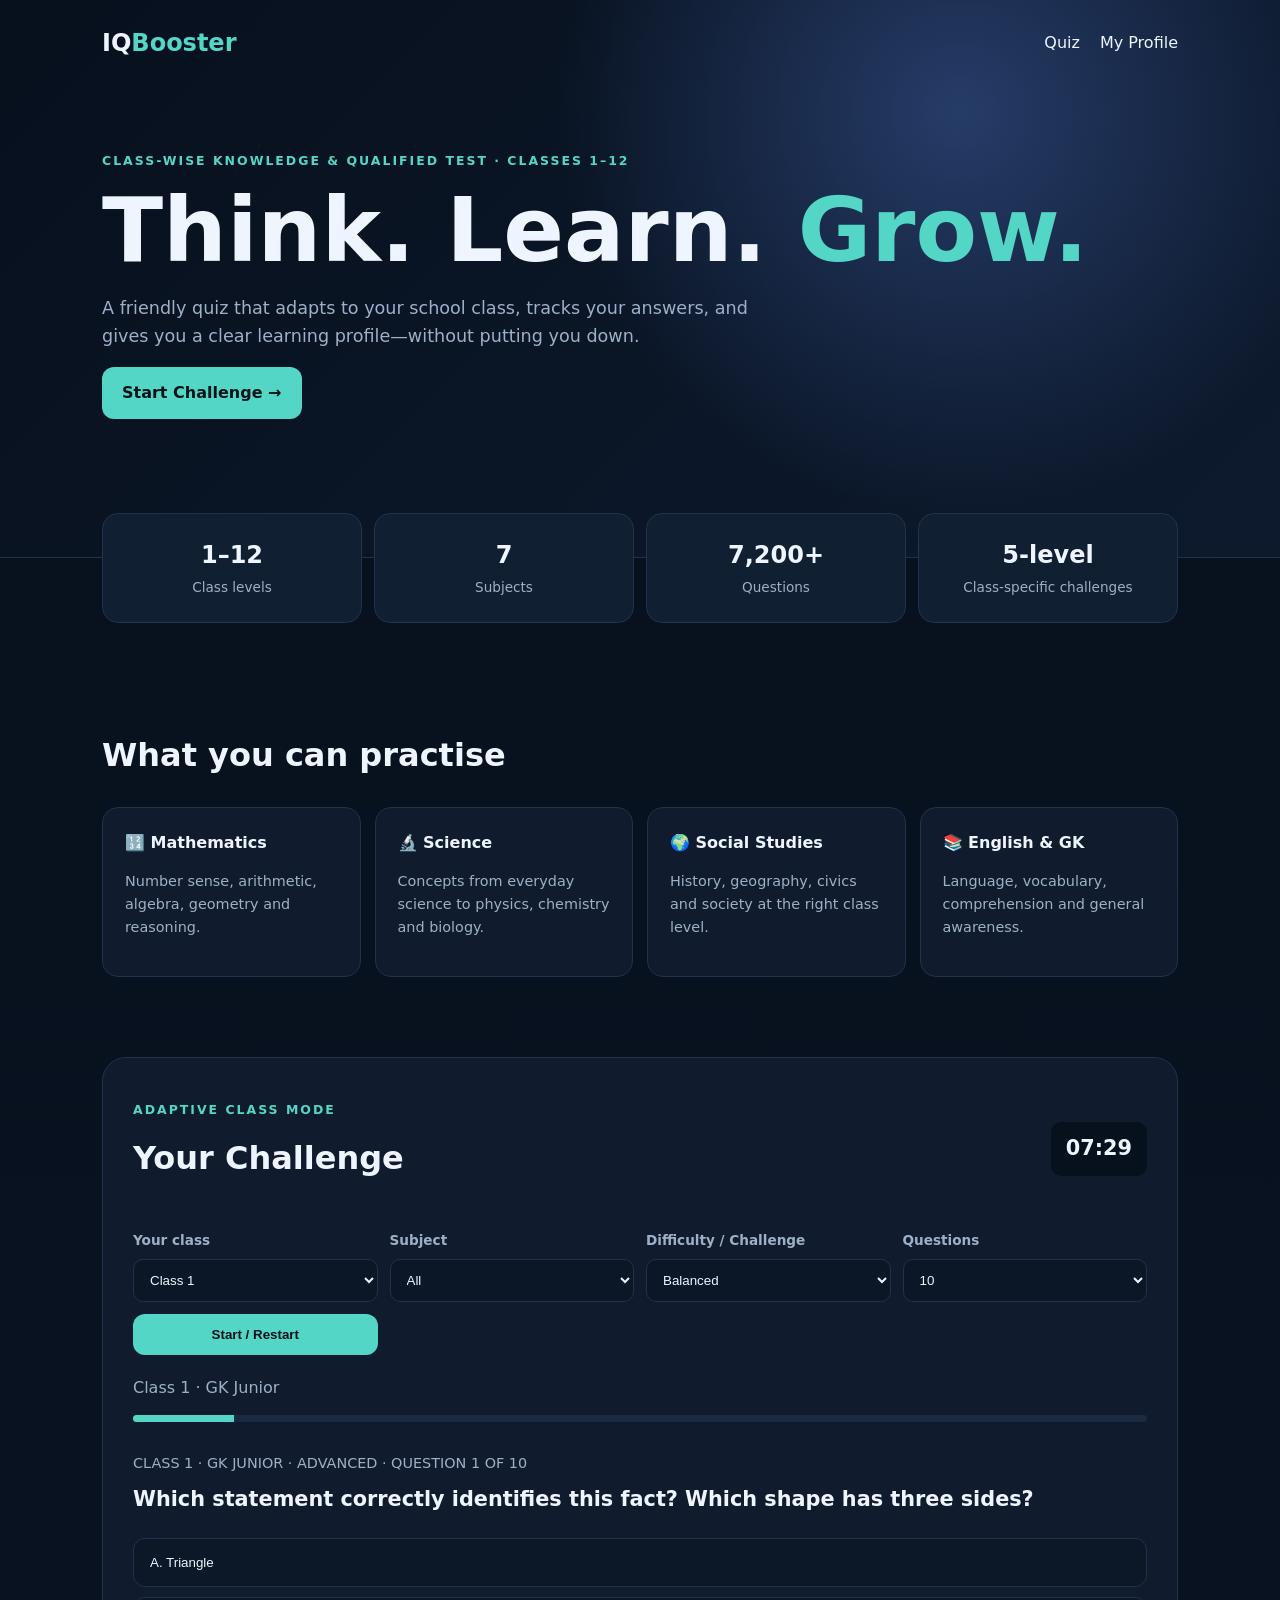
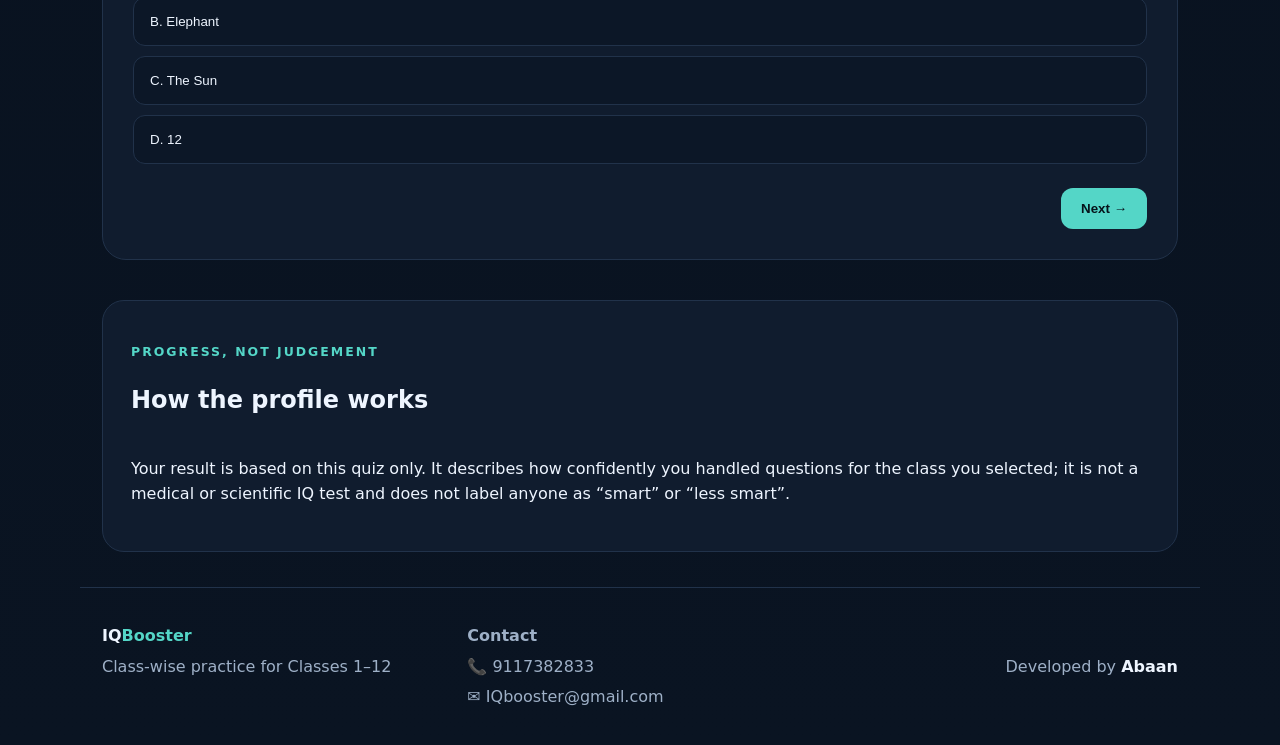
<file: index.html>
<!DOCTYPE html>
<html lang="en">
<head>
<meta charset="UTF-8"><meta name="viewport" content="width=device-width,initial-scale=1">
<title>IQBooster | Class-wise Knowledge Challenge</title><link rel="stylesheet" href="style.css">
<style>.answer-note{margin:12px 0 0;opacity:.75;font-size:.9rem}.option.selected{outline:2px solid #00ffcc;transform:translateY(-1px)}</style></head>
<body>
<header class="hero">
<nav><div class="brand">IQ<span>Booster</span></div><div class="navlinks"><a href="#quiz">Quiz</a><a href="#profile">My Profile</a></div></nav>
<div class="hero-content">
<p class="eyebrow">CLASS-WISE KNOWLEDGE & QUALIFIED TEST · CLASSES 1–12</p>
<h1>Think. Learn. <span>Grow.</span></h1>
<p>A friendly quiz that adapts to your school class, tracks your answers, and gives you a clear learning profile—without putting you down.</p>
<a class="primary" href="#quiz">Start Challenge →</a>
</div></header>
<main>
<section class="scroll-hero" id="scrollHero">
<div class="scroll-hero-image"></div><div><p class="eyebrow">IQBOOSTER</p><h2>Make every answer count.</h2><p>Practice by class, subject and challenge level.</p><a class="primary" href="#quiz">Take a Quiz →</a></div>
</section>
<section class="stats"><div><b>1–12</b><span>Class levels</span></div><div><b>7</b><span>Subjects</span></div><div><b>7,200+</b><span>Questions</span></div><div><b>5-level</b><span>Class-specific challenges</span></div></section>
<section class="topics"><h2>What you can practise</h2><div class="cards">
<article><b>🔢 Mathematics</b><p>Number sense, arithmetic, algebra, geometry and reasoning.</p></article>
<article><b>🔬 Science</b><p>Concepts from everyday science to physics, chemistry and biology.</p></article>
<article><b>🌍 Social Studies</b><p>History, geography, civics and society at the right class level.</p></article>
<article><b>📚 English & GK</b><p>Language, vocabulary, comprehension and general awareness.</p></article>
</div></section>
<section id="quiz" class="quiz-section">
<div class="quiz-head"><div><p class="eyebrow">ADAPTIVE CLASS MODE</p><h2>Your Challenge</h2></div><div class="timer" id="timer">10:00</div></div>
<div class="setup">
<label>Your class<select id="grade"><option value="1">Class 1</option><option value="2">Class 2</option><option value="3">Class 3</option><option value="4">Class 4</option><option value="5">Class 5</option><option value="6">Class 6</option><option value="7">Class 7</option><option value="8">Class 8</option><option value="9">Class 9</option><option value="10">Class 10</option><option value="11">Class 11</option><option value="12">Class 12</option></select></label>
<label>Subject<select id="subject"><option>All</option><option>Mathematics</option><option>Science</option><option>English</option><option>Social Studies</option><option>GK Junior</option><option>GK Senior</option><option>Reasoning</option></select></label>
<label>Difficulty / Challenge<select id="difficulty"><option>Balanced</option><option>Foundation</option><option>Class Level</option><option>Advanced</option><option>Challenge</option><option>Qualified Test</option></select></label>
<label>Questions<select id="count"><option value="10">10</option><option value="15">15</option><option value="20">20</option></select></label>
<button class="primary" id="start">Start / Restart</button>
</div>
<div class="quiz-meta"><span id="meta"></span><span id="scoreLive"></span></div><div class="progress"><div id="progressBar"></div></div><div id="quizBox"></div>
<div class="quiz-actions"><button id="prev" class="secondary">← Previous</button><button id="next" class="primary">Next →</button></div>
</section>
<section id="result" class="result hidden"><p class="eyebrow">YOUR LEARNING PROFILE</p><h2 id="scoreText"></h2><p id="resultMessage"></p><div id="profileCards"></div><div id="review"></div><button class="primary" id="again">Try Another Set</button></section>
<section id="profile" class="leaderboard"><div class="section-head"><div><p class="eyebrow">PROGRESS, NOT JUDGEMENT</p><h2>How the profile works</h2></div></div><p class="muted">Your result is based on this quiz only. It describes how confidently you handled questions for the class you selected; it is not a medical or scientific IQ test and does not label anyone as “smart” or “less smart”.</p></section>
</main>
<footer class="site-footer">
  <div><strong>IQ<span>Booster</span></strong><p>Class-wise practice for Classes 1–12</p></div>
  <div class="contact"><b>Contact</b><a href="tel:+919117382833">📞 9117382833</a><a href="mailto:IQbooster@gmail.com">✉️ IQbooster@gmail.com</a></div>
  <div class="developer">Developed by <strong>Abaan</strong></div>
</footer>
<script src="script.js"></script>
</body></html>
</file>
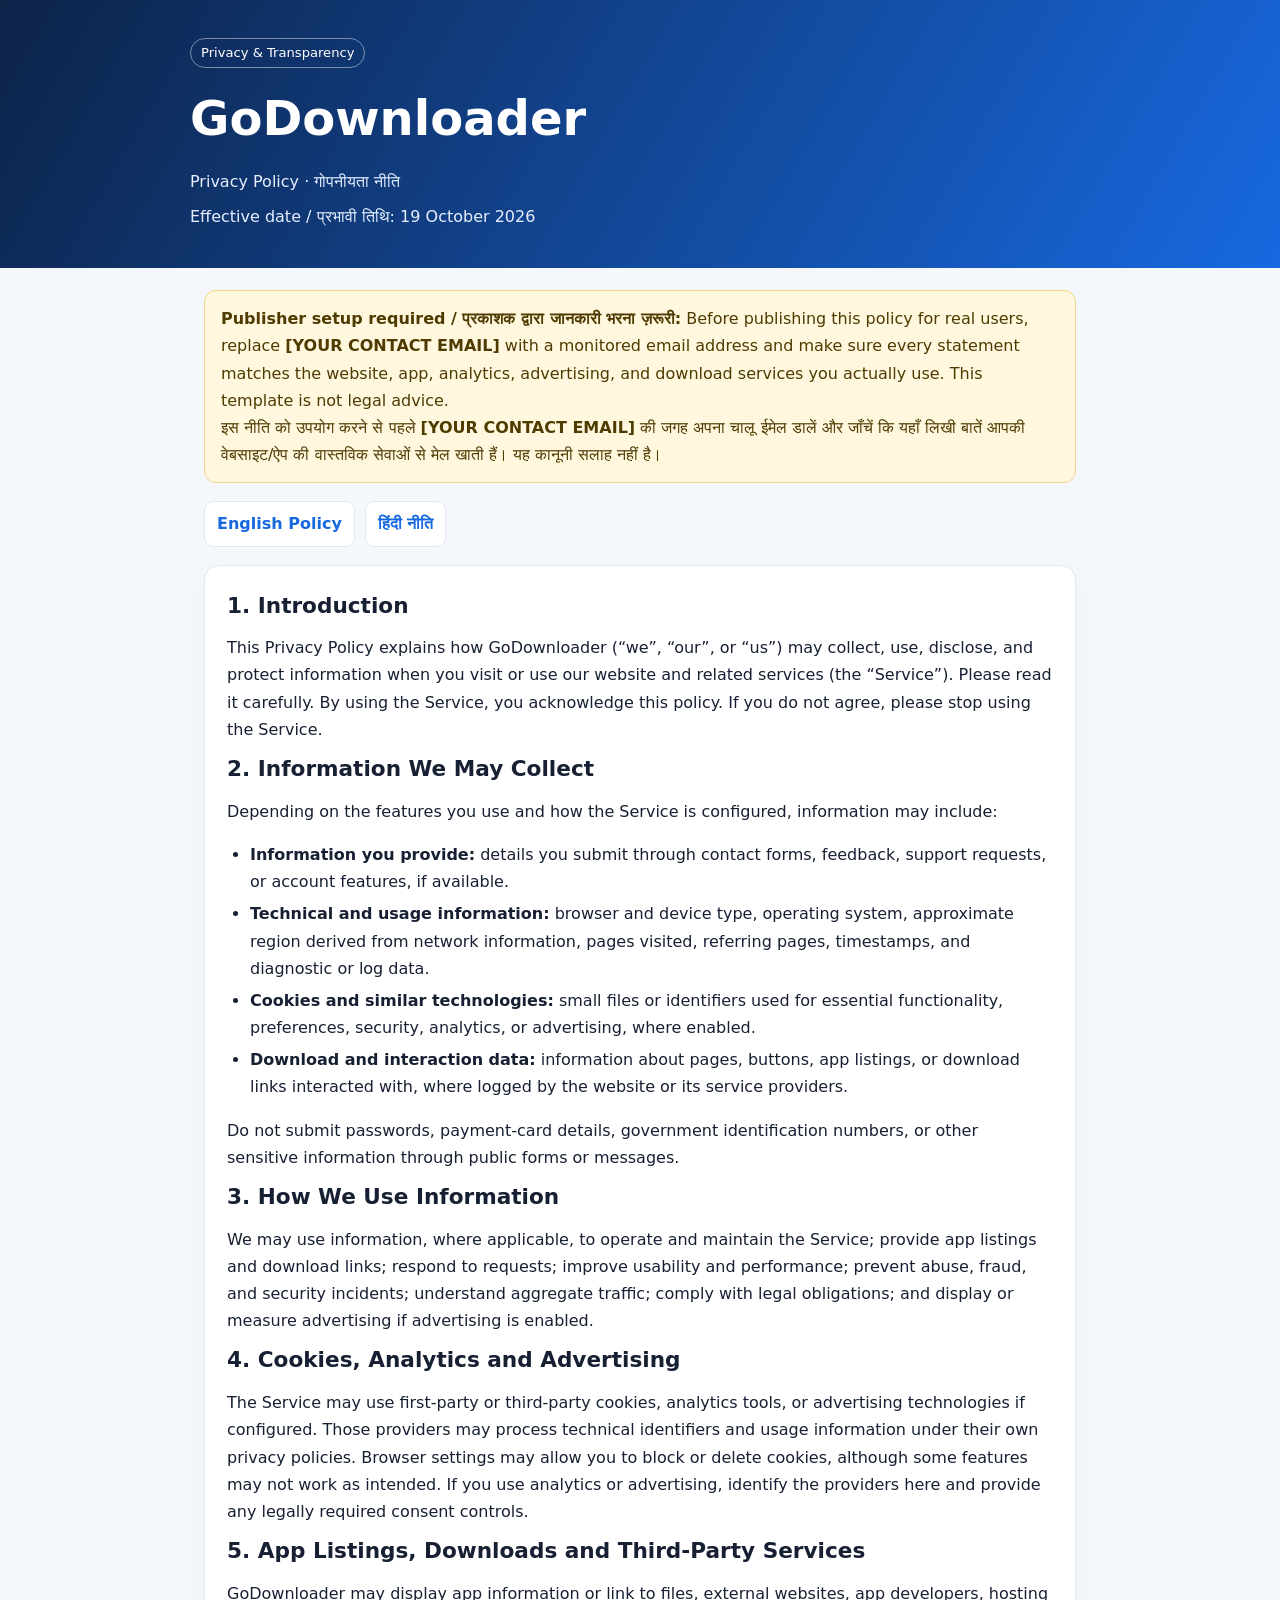
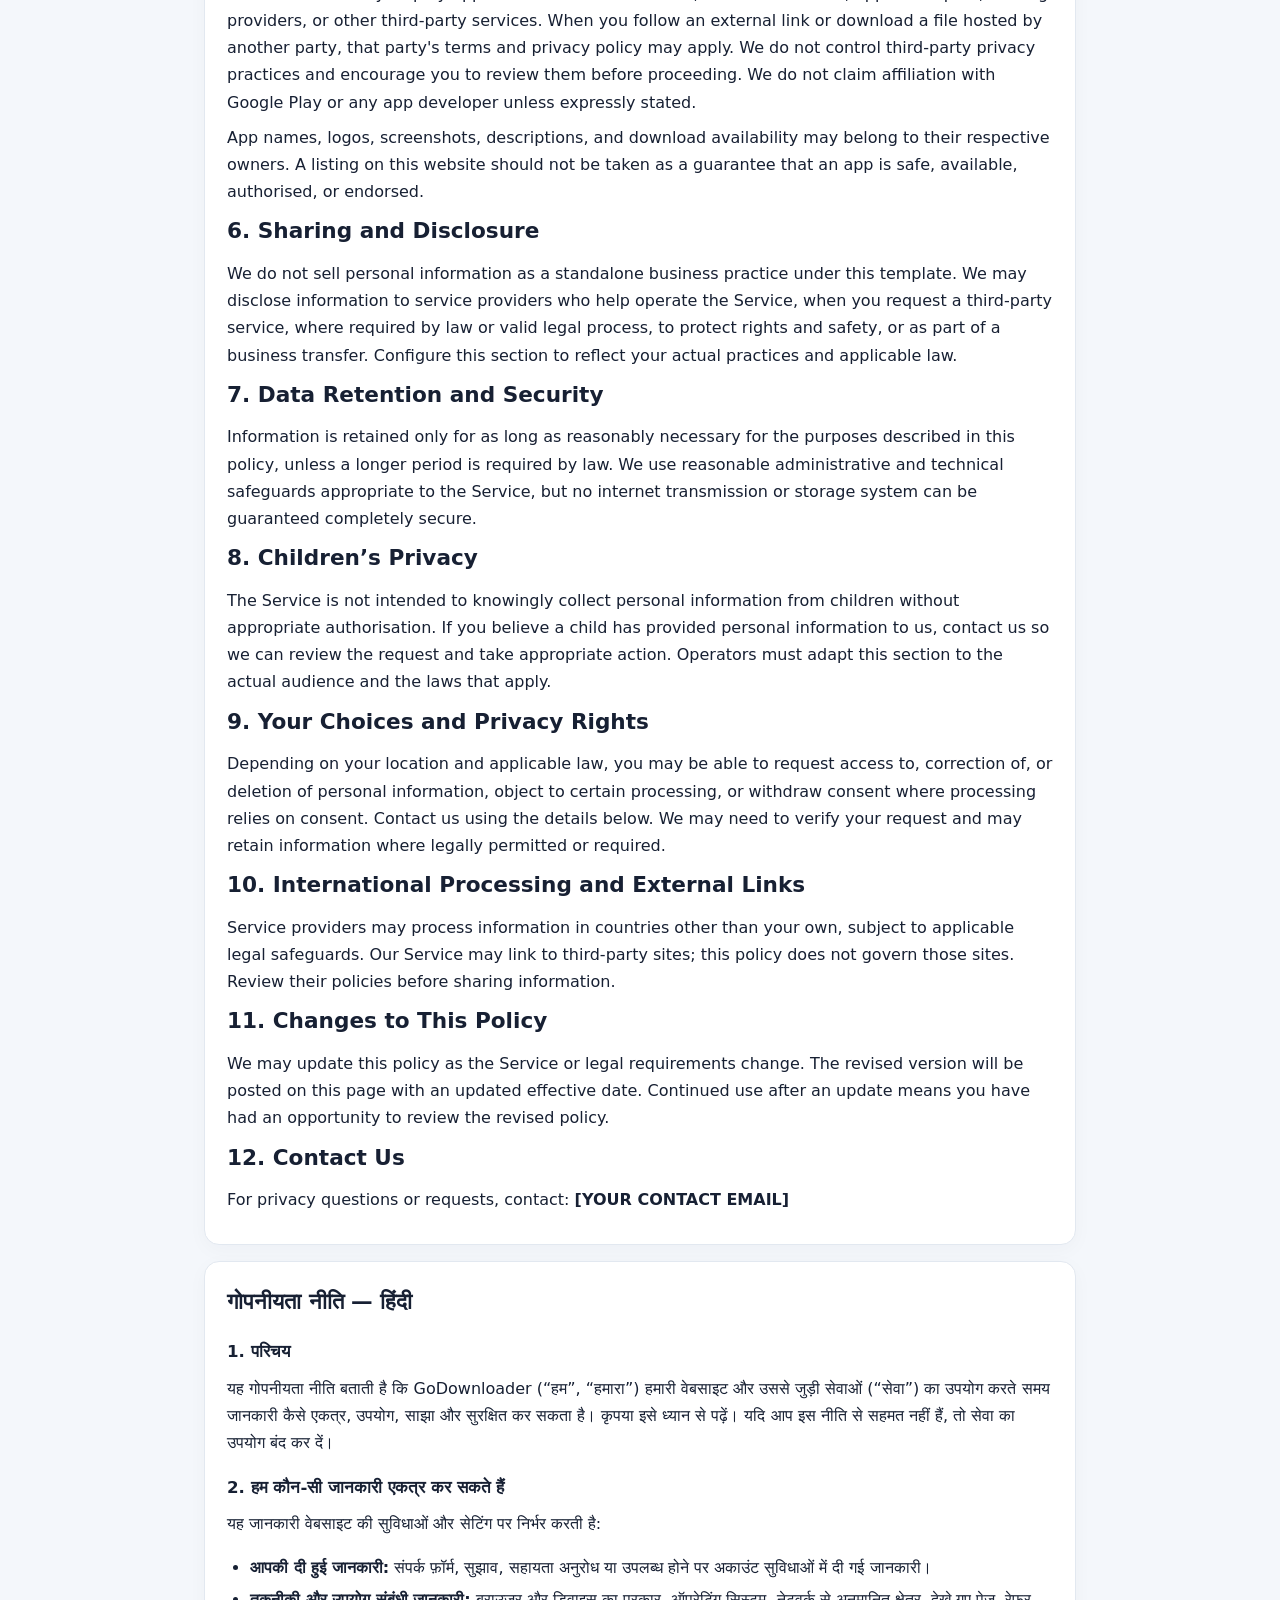
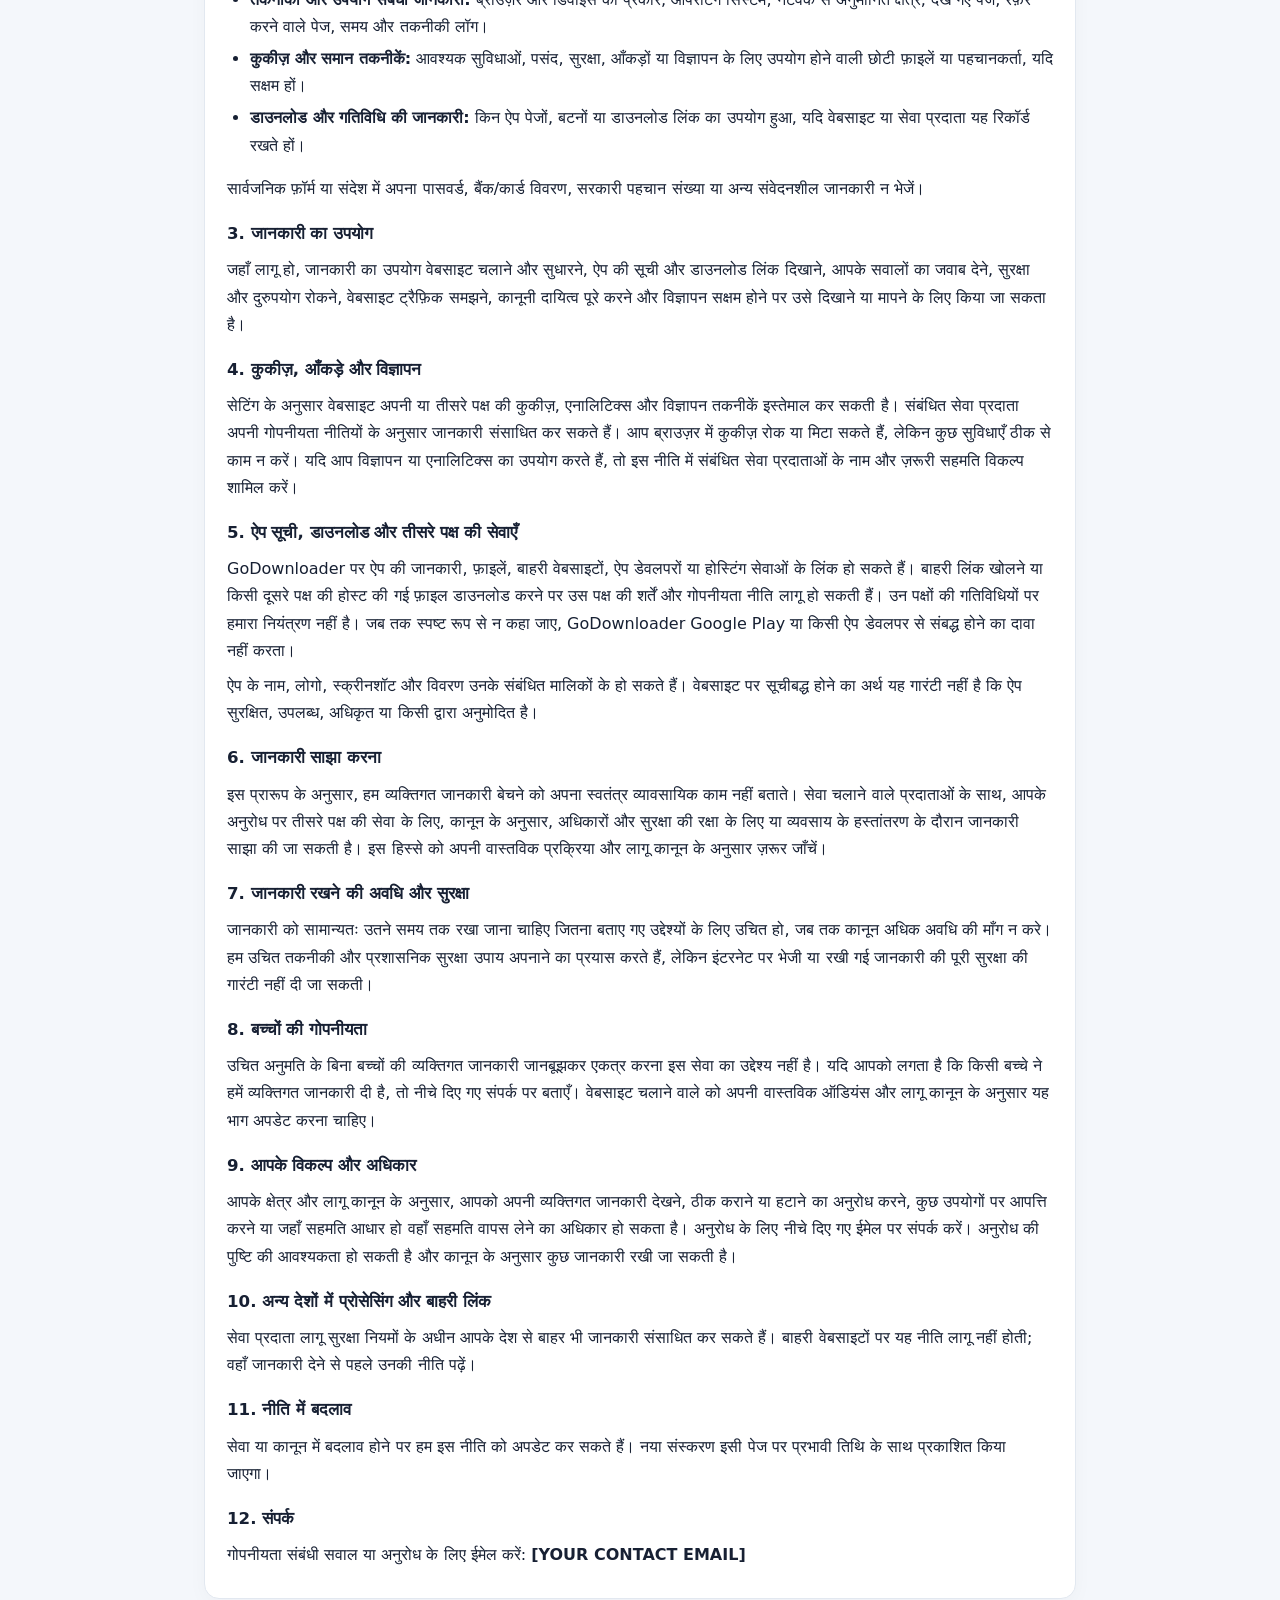
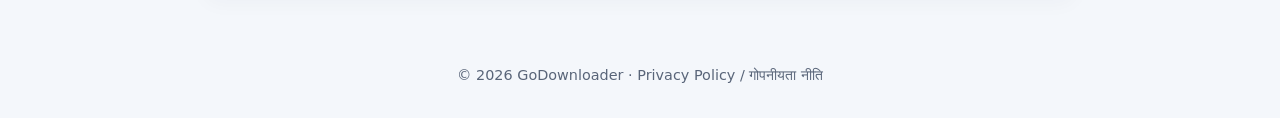
<file: privacy-policy.html>
<!doctype html>
<html lang="en">
<head>
<meta charset="utf-8">
<meta name="viewport" content="width=device-width,initial-scale=1">
<meta name="robots" content="index,follow">
<title>Privacy Policy | GoDownloader</title>
<meta name="description" content="Privacy Policy for GoDownloader, in English and Hindi.">
<style>
:root{color-scheme:light;--ink:#172033;--muted:#596579;--brand:#1769e0;--line:#e2e8f0;--bg:#f4f7fb}
*{box-sizing:border-box}body{margin:0;background:var(--bg);color:var(--ink);font:16px/1.7 system-ui,-apple-system,Segoe UI,Roboto,Arial,sans-serif}
header{background:linear-gradient(120deg,#0d2348,#1769e0);color:white;padding:38px 18px}header .inner,main{max-width:900px;margin:auto}header h1{margin:0;font-size:clamp(2rem,5vw,3rem)}header p{margin:8px 0 0;color:#e7efff}.pill{display:inline-block;border:1px solid #ffffff70;border-radius:999px;padding:3px 10px;font-size:.82rem;margin-bottom:10px}
main{padding:22px 14px 48px}.notice{background:#fff8df;border:1px solid #f1d68a;padding:14px 16px;border-radius:12px;margin:0 0 18px;color:#4f3b00}
nav{display:flex;gap:10px;flex-wrap:wrap;margin:0 0 18px}nav a{background:white;border:1px solid var(--line);border-radius:9px;padding:8px 12px;color:var(--brand);text-decoration:none;font-weight:650}
section{background:white;border:1px solid var(--line);border-radius:15px;padding:22px;margin:16px 0;box-shadow:0 5px 20px #13264a08}
h2{font-size:1.35rem;margin:0 0 10px}h3{font-size:1.04rem;margin:18px 0 5px}p{margin:8px 0}ul{padding-left:23px}li{margin:5px 0}.hi{border-top:1px solid var(--line);margin-top:20px;padding-top:16px;color:#28364c}.muted{color:var(--muted);font-size:.94rem}a{overflow-wrap:anywhere}footer{text-align:center;color:var(--muted);padding:0 16px 30px;font-size:.9rem}
</style>
</head>
<body>
<header><div class="inner"><span class="pill">Privacy & Transparency</span><h1>GoDownloader</h1><p>Privacy Policy · गोपनीयता नीति</p><p>Effective date / प्रभावी तिथि: 19 October 2026</p></div></header>
<main>
<div class="notice"><strong>Publisher setup required / प्रकाशक द्वारा जानकारी भरना ज़रूरी:</strong> Before publishing this policy for real users, replace <strong>[YOUR CONTACT EMAIL]</strong> with a monitored email address and make sure every statement matches the website, app, analytics, advertising, and download services you actually use. This template is not legal advice.<br><span lang="hi">इस नीति को उपयोग करने से पहले <strong>[YOUR CONTACT EMAIL]</strong> की जगह अपना चालू ईमेल डालें और जाँचें कि यहाँ लिखी बातें आपकी वेबसाइट/ऐप की वास्तविक सेवाओं से मेल खाती हैं। यह कानूनी सलाह नहीं है।</span></div>
<nav><a href="#english">English Policy</a><a href="#hindi">हिंदी नीति</a></nav>
<section id="english">
<h2>1. Introduction</h2>
<p>This Privacy Policy explains how GoDownloader (“we”, “our”, or “us”) may collect, use, disclose, and protect information when you visit or use our website and related services (the “Service”). Please read it carefully. By using the Service, you acknowledge this policy. If you do not agree, please stop using the Service.</p>
<h2>2. Information We May Collect</h2>
<p>Depending on the features you use and how the Service is configured, information may include:</p>
<ul>
<li><strong>Information you provide:</strong> details you submit through contact forms, feedback, support requests, or account features, if available.</li>
<li><strong>Technical and usage information:</strong> browser and device type, operating system, approximate region derived from network information, pages visited, referring pages, timestamps, and diagnostic or log data.</li>
<li><strong>Cookies and similar technologies:</strong> small files or identifiers used for essential functionality, preferences, security, analytics, or advertising, where enabled.</li>
<li><strong>Download and interaction data:</strong> information about pages, buttons, app listings, or download links interacted with, where logged by the website or its service providers.</li>
</ul>
<p>Do not submit passwords, payment-card details, government identification numbers, or other sensitive information through public forms or messages.</p>
<h2>3. How We Use Information</h2>
<p>We may use information, where applicable, to operate and maintain the Service; provide app listings and download links; respond to requests; improve usability and performance; prevent abuse, fraud, and security incidents; understand aggregate traffic; comply with legal obligations; and display or measure advertising if advertising is enabled.</p>
<h2>4. Cookies, Analytics and Advertising</h2>
<p>The Service may use first-party or third-party cookies, analytics tools, or advertising technologies if configured. Those providers may process technical identifiers and usage information under their own privacy policies. Browser settings may allow you to block or delete cookies, although some features may not work as intended. If you use analytics or advertising, identify the providers here and provide any legally required consent controls.</p>
<h2>5. App Listings, Downloads and Third-Party Services</h2>
<p>GoDownloader may display app information or link to files, external websites, app developers, hosting providers, or other third-party services. When you follow an external link or download a file hosted by another party, that party's terms and privacy policy may apply. We do not control third-party privacy practices and encourage you to review them before proceeding. We do not claim affiliation with Google Play or any app developer unless expressly stated.</p>
<p>App names, logos, screenshots, descriptions, and download availability may belong to their respective owners. A listing on this website should not be taken as a guarantee that an app is safe, available, authorised, or endorsed.</p>
<h2>6. Sharing and Disclosure</h2>
<p>We do not sell personal information as a standalone business practice under this template. We may disclose information to service providers who help operate the Service, when you request a third-party service, where required by law or valid legal process, to protect rights and safety, or as part of a business transfer. Configure this section to reflect your actual practices and applicable law.</p>
<h2>7. Data Retention and Security</h2>
<p>Information is retained only for as long as reasonably necessary for the purposes described in this policy, unless a longer period is required by law. We use reasonable administrative and technical safeguards appropriate to the Service, but no internet transmission or storage system can be guaranteed completely secure.</p>
<h2>8. Children’s Privacy</h2>
<p>The Service is not intended to knowingly collect personal information from children without appropriate authorisation. If you believe a child has provided personal information to us, contact us so we can review the request and take appropriate action. Operators must adapt this section to the actual audience and the laws that apply.</p>
<h2>9. Your Choices and Privacy Rights</h2>
<p>Depending on your location and applicable law, you may be able to request access to, correction of, or deletion of personal information, object to certain processing, or withdraw consent where processing relies on consent. Contact us using the details below. We may need to verify your request and may retain information where legally permitted or required.</p>
<h2>10. International Processing and External Links</h2>
<p>Service providers may process information in countries other than your own, subject to applicable legal safeguards. Our Service may link to third-party sites; this policy does not govern those sites. Review their policies before sharing information.</p>
<h2>11. Changes to This Policy</h2>
<p>We may update this policy as the Service or legal requirements change. The revised version will be posted on this page with an updated effective date. Continued use after an update means you have had an opportunity to review the revised policy.</p>
<h2>12. Contact Us</h2>
<p>For privacy questions or requests, contact: <strong>[YOUR CONTACT EMAIL]</strong></p>
</section>
<section id="hindi" lang="hi">
<h2>गोपनीयता नीति — हिंदी</h2>
<h3>1. परिचय</h3>
<p>यह गोपनीयता नीति बताती है कि GoDownloader (“हम”, “हमारा”) हमारी वेबसाइट और उससे जुड़ी सेवाओं (“सेवा”) का उपयोग करते समय जानकारी कैसे एकत्र, उपयोग, साझा और सुरक्षित कर सकता है। कृपया इसे ध्यान से पढ़ें। यदि आप इस नीति से सहमत नहीं हैं, तो सेवा का उपयोग बंद कर दें।</p>
<h3>2. हम कौन-सी जानकारी एकत्र कर सकते हैं</h3>
<p>यह जानकारी वेबसाइट की सुविधाओं और सेटिंग पर निर्भर करती है:</p>
<ul>
<li><strong>आपकी दी हुई जानकारी:</strong> संपर्क फ़ॉर्म, सुझाव, सहायता अनुरोध या उपलब्ध होने पर अकाउंट सुविधाओं में दी गई जानकारी।</li>
<li><strong>तकनीकी और उपयोग संबंधी जानकारी:</strong> ब्राउज़र और डिवाइस का प्रकार, ऑपरेटिंग सिस्टम, नेटवर्क से अनुमानित क्षेत्र, देखे गए पेज, रेफ़र करने वाले पेज, समय और तकनीकी लॉग।</li>
<li><strong>कुकीज़ और समान तकनीकें:</strong> आवश्यक सुविधाओं, पसंद, सुरक्षा, आँकड़ों या विज्ञापन के लिए उपयोग होने वाली छोटी फ़ाइलें या पहचानकर्ता, यदि सक्षम हों।</li>
<li><strong>डाउनलोड और गतिविधि की जानकारी:</strong> किन ऐप पेजों, बटनों या डाउनलोड लिंक का उपयोग हुआ, यदि वेबसाइट या सेवा प्रदाता यह रिकॉर्ड रखते हों।</li>
</ul>
<p>सार्वजनिक फ़ॉर्म या संदेश में अपना पासवर्ड, बैंक/कार्ड विवरण, सरकारी पहचान संख्या या अन्य संवेदनशील जानकारी न भेजें।</p>
<h3>3. जानकारी का उपयोग</h3>
<p>जहाँ लागू हो, जानकारी का उपयोग वेबसाइट चलाने और सुधारने, ऐप की सूची और डाउनलोड लिंक दिखाने, आपके सवालों का जवाब देने, सुरक्षा और दुरुपयोग रोकने, वेबसाइट ट्रैफ़िक समझने, कानूनी दायित्व पूरे करने और विज्ञापन सक्षम होने पर उसे दिखाने या मापने के लिए किया जा सकता है।</p>
<h3>4. कुकीज़, आँकड़े और विज्ञापन</h3>
<p>सेटिंग के अनुसार वेबसाइट अपनी या तीसरे पक्ष की कुकीज़, एनालिटिक्स और विज्ञापन तकनीकें इस्तेमाल कर सकती है। संबंधित सेवा प्रदाता अपनी गोपनीयता नीतियों के अनुसार जानकारी संसाधित कर सकते हैं। आप ब्राउज़र में कुकीज़ रोक या मिटा सकते हैं, लेकिन कुछ सुविधाएँ ठीक से काम न करें। यदि आप विज्ञापन या एनालिटिक्स का उपयोग करते हैं, तो इस नीति में संबंधित सेवा प्रदाताओं के नाम और ज़रूरी सहमति विकल्प शामिल करें।</p>
<h3>5. ऐप सूची, डाउनलोड और तीसरे पक्ष की सेवाएँ</h3>
<p>GoDownloader पर ऐप की जानकारी, फ़ाइलें, बाहरी वेबसाइटों, ऐप डेवलपरों या होस्टिंग सेवाओं के लिंक हो सकते हैं। बाहरी लिंक खोलने या किसी दूसरे पक्ष की होस्ट की गई फ़ाइल डाउनलोड करने पर उस पक्ष की शर्तें और गोपनीयता नीति लागू हो सकती हैं। उन पक्षों की गतिविधियों पर हमारा नियंत्रण नहीं है। जब तक स्पष्ट रूप से न कहा जाए, GoDownloader Google Play या किसी ऐप डेवलपर से संबद्ध होने का दावा नहीं करता।</p>
<p>ऐप के नाम, लोगो, स्क्रीनशॉट और विवरण उनके संबंधित मालिकों के हो सकते हैं। वेबसाइट पर सूचीबद्ध होने का अर्थ यह गारंटी नहीं है कि ऐप सुरक्षित, उपलब्ध, अधिकृत या किसी द्वारा अनुमोदित है।</p>
<h3>6. जानकारी साझा करना</h3>
<p>इस प्रारूप के अनुसार, हम व्यक्तिगत जानकारी बेचने को अपना स्वतंत्र व्यावसायिक काम नहीं बताते। सेवा चलाने वाले प्रदाताओं के साथ, आपके अनुरोध पर तीसरे पक्ष की सेवा के लिए, कानून के अनुसार, अधिकारों और सुरक्षा की रक्षा के लिए या व्यवसाय के हस्तांतरण के दौरान जानकारी साझा की जा सकती है। इस हिस्से को अपनी वास्तविक प्रक्रिया और लागू कानून के अनुसार ज़रूर जाँचें।</p>
<h3>7. जानकारी रखने की अवधि और सुरक्षा</h3>
<p>जानकारी को सामान्यतः उतने समय तक रखा जाना चाहिए जितना बताए गए उद्देश्यों के लिए उचित हो, जब तक कानून अधिक अवधि की माँग न करे। हम उचित तकनीकी और प्रशासनिक सुरक्षा उपाय अपनाने का प्रयास करते हैं, लेकिन इंटरनेट पर भेजी या रखी गई जानकारी की पूरी सुरक्षा की गारंटी नहीं दी जा सकती।</p>
<h3>8. बच्चों की गोपनीयता</h3>
<p>उचित अनुमति के बिना बच्चों की व्यक्तिगत जानकारी जानबूझकर एकत्र करना इस सेवा का उद्देश्य नहीं है। यदि आपको लगता है कि किसी बच्चे ने हमें व्यक्तिगत जानकारी दी है, तो नीचे दिए गए संपर्क पर बताएँ। वेबसाइट चलाने वाले को अपनी वास्तविक ऑडियंस और लागू कानून के अनुसार यह भाग अपडेट करना चाहिए।</p>
<h3>9. आपके विकल्प और अधिकार</h3>
<p>आपके क्षेत्र और लागू कानून के अनुसार, आपको अपनी व्यक्तिगत जानकारी देखने, ठीक कराने या हटाने का अनुरोध करने, कुछ उपयोगों पर आपत्ति करने या जहाँ सहमति आधार हो वहाँ सहमति वापस लेने का अधिकार हो सकता है। अनुरोध के लिए नीचे दिए गए ईमेल पर संपर्क करें। अनुरोध की पुष्टि की आवश्यकता हो सकती है और कानून के अनुसार कुछ जानकारी रखी जा सकती है।</p>
<h3>10. अन्य देशों में प्रोसेसिंग और बाहरी लिंक</h3>
<p>सेवा प्रदाता लागू सुरक्षा नियमों के अधीन आपके देश से बाहर भी जानकारी संसाधित कर सकते हैं। बाहरी वेबसाइटों पर यह नीति लागू नहीं होती; वहाँ जानकारी देने से पहले उनकी नीति पढ़ें।</p>
<h3>11. नीति में बदलाव</h3>
<p>सेवा या कानून में बदलाव होने पर हम इस नीति को अपडेट कर सकते हैं। नया संस्करण इसी पेज पर प्रभावी तिथि के साथ प्रकाशित किया जाएगा।</p>
<h3>12. संपर्क</h3>
<p>गोपनीयता संबंधी सवाल या अनुरोध के लिए ईमेल करें: <strong>[YOUR CONTACT EMAIL]</strong></p>
</section>
</main>
<footer>© 2026 GoDownloader · Privacy Policy / गोपनीयता नीति</footer>
</body>
</html>
</file>
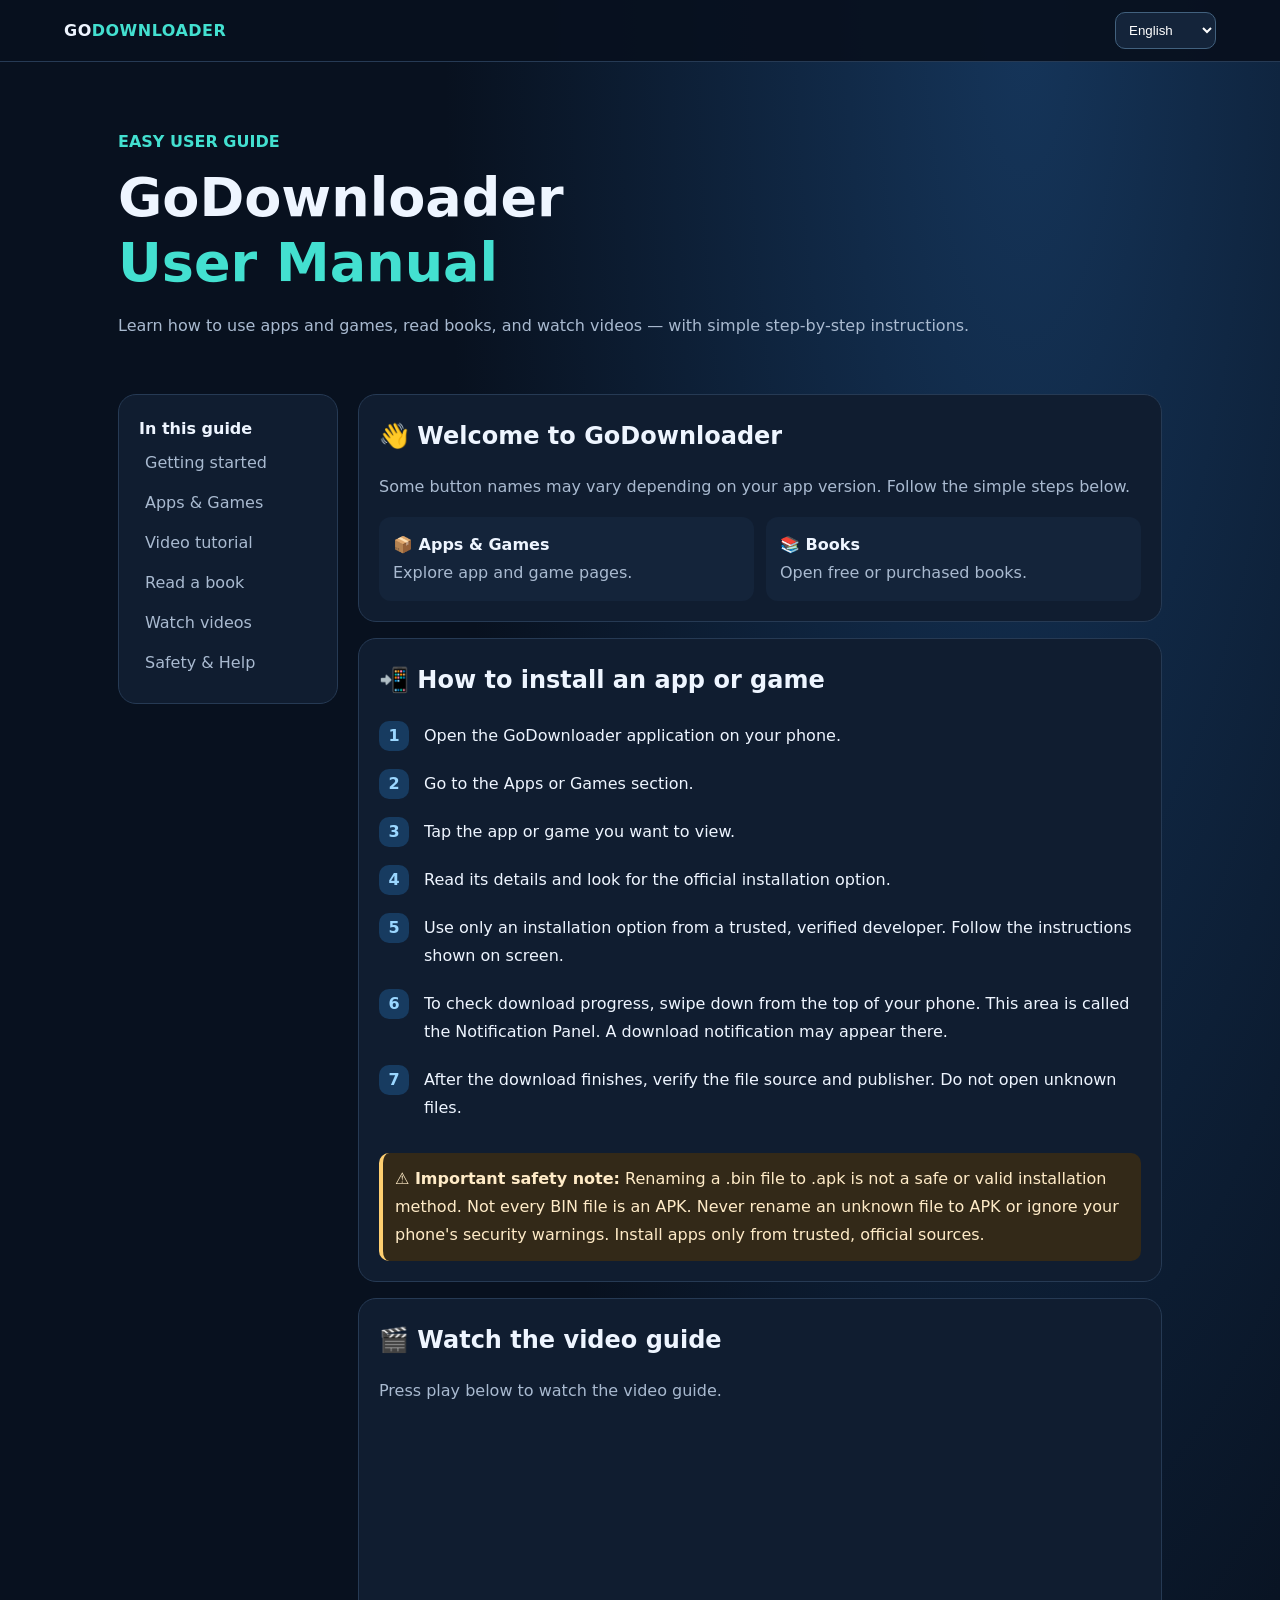
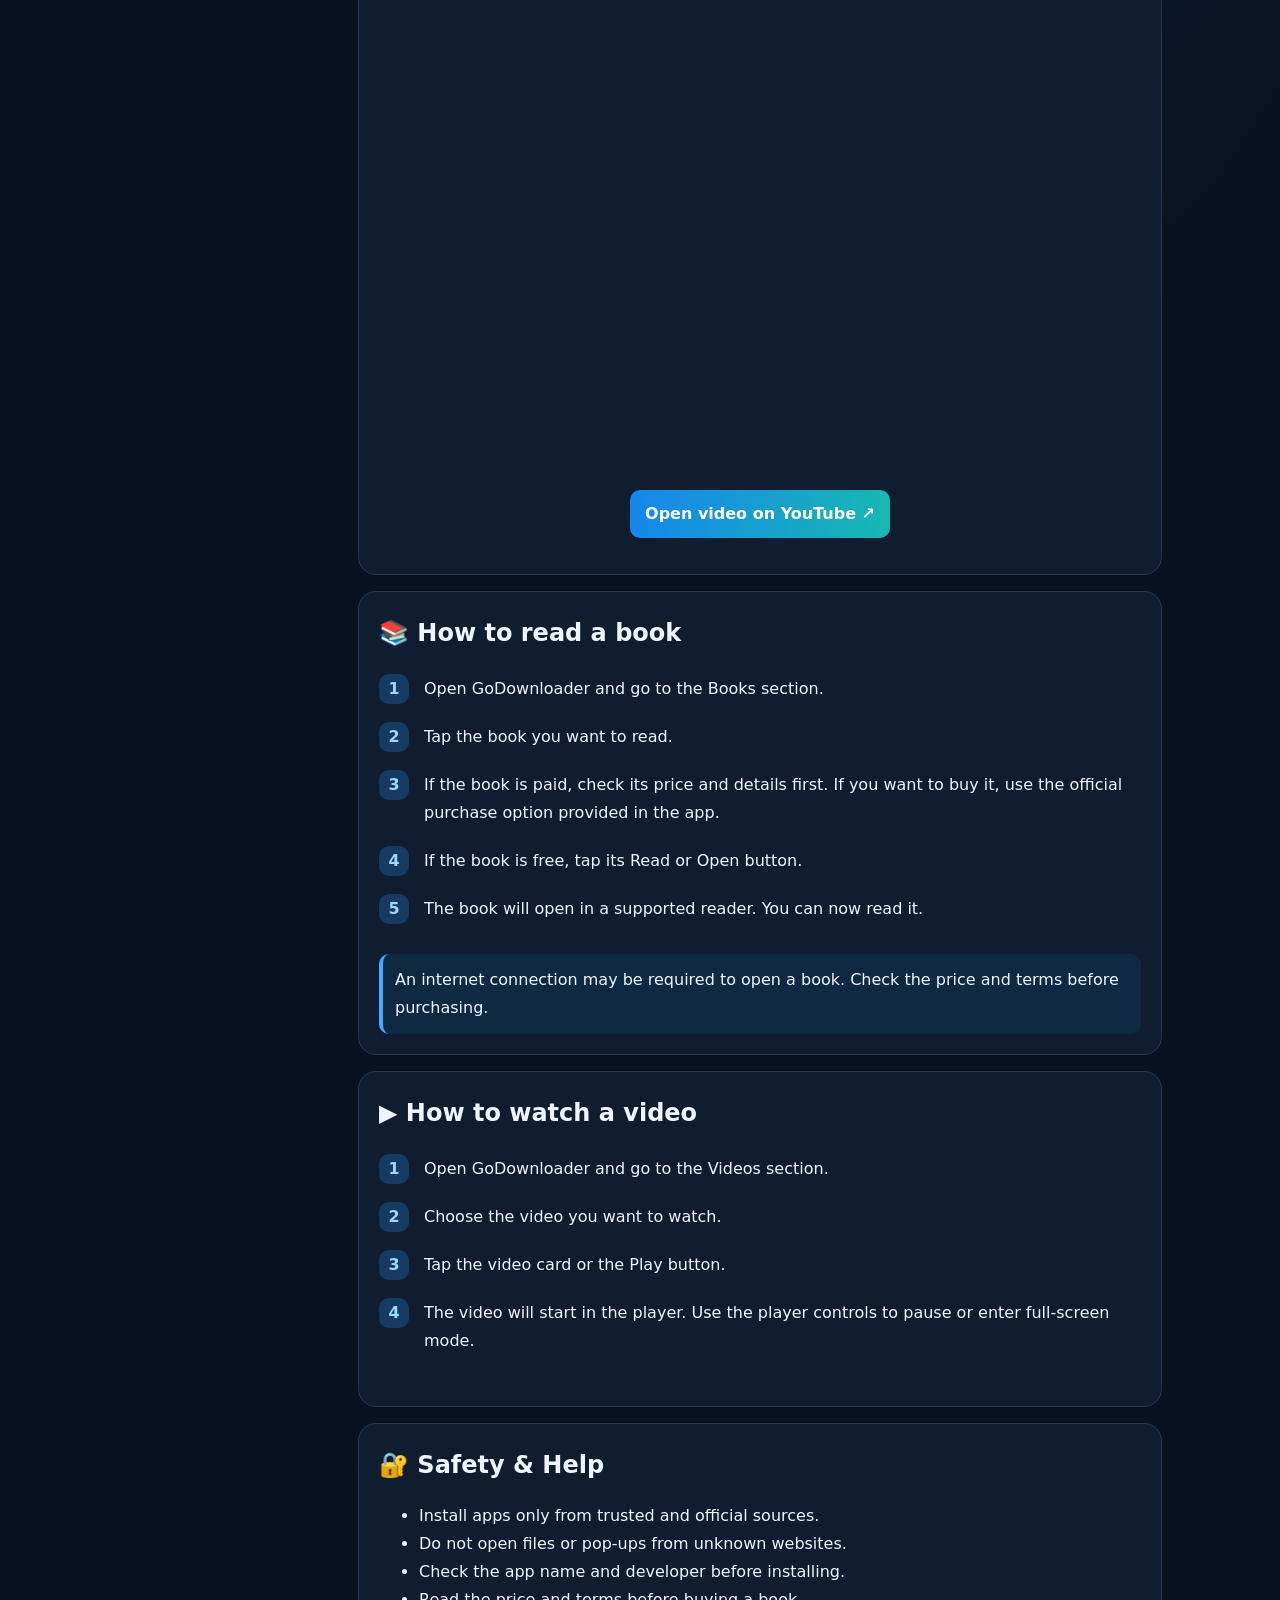
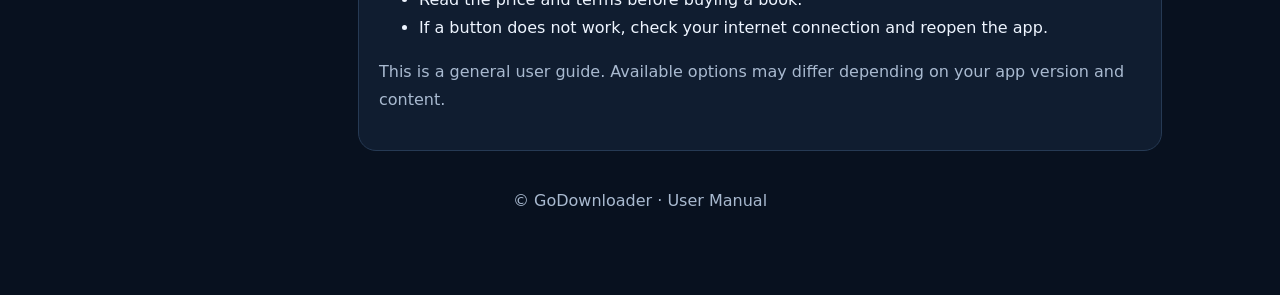
<file: user-manual.html>
<!doctype html>
<html lang="en"><head><meta charset="utf-8"><meta name="viewport" content="width=device-width,initial-scale=1"><meta name="theme-color" content="#08111f"><meta name="description" content="GoDownloader user manual in six languages"><title>GoDownloader — User Manual</title>
<style>
:root{--bg:#08111f;--panel:#101d30;--muted:#a9bad0;--blue:#49a6ff;--cyan:#43e0d0;--line:#263a54}*{box-sizing:border-box}html{scroll-behavior:smooth;scroll-padding-top:80px}body{margin:0;background:radial-gradient(ellipse at 80% 0%,#15355a,transparent 40%),var(--bg);color:#eef5ff;font:16px/1.75 system-ui,"Noto Sans Devanagari",sans-serif}a{color:var(--blue)}header{position:sticky;top:0;background:#08111fee;border-bottom:1px solid var(--line);padding:12px 5%;z-index:3;display:flex;justify-content:space-between;align-items:center;gap:12px}.brand{font-weight:900;letter-spacing:.5px}.brand span{color:var(--cyan)}select{background:#14243a;color:white;border:1px solid #42617e;border-radius:10px;padding:9px;max-width:48%}.wrap{max-width:1080px;margin:auto;padding:28px 18px 60px}.hero{padding:38px 0}.eyebrow{color:var(--cyan);font-weight:800}.hero h1{font-size:clamp(34px,6vw,54px);line-height:1.2;margin:10px 0}.muted{color:var(--muted)}.layout{display:grid;grid-template-columns:220px 1fr;gap:20px}.side,.card{background:var(--panel);border:1px solid var(--line);border-radius:18px;padding:20px}.side{position:sticky;top:75px;height:max-content}.side a{display:block;padding:6px;text-decoration:none;color:var(--muted)}.card{margin-bottom:16px}.card h2{margin:0 0 12px}.steps{list-style:none;padding:0;counter-reset:n}.steps li{counter-increment:n;padding:5px 0 15px 45px;position:relative}.steps li:before{content:counter(n);position:absolute;left:0;top:4px;background:#173b60;color:#9bd7ff;border-radius:10px;width:30px;height:30px;display:grid;place-items:center;font-weight:bold}.note{background:#102943;border-left:4px solid var(--blue);padding:12px;border-radius:10px}.warning{background:#332918;border-left-color:#ffcf70;color:#ffebc7}.video{width:min(100%,360px);aspect-ratio:9/16;margin:18px auto}.video iframe{width:100%;height:100%;border:0;border-radius:14px}.btn{display:inline-block;background:linear-gradient(100deg,#1685ed,#18b8b2);color:white;text-decoration:none;padding:10px 15px;border-radius:10px;font-weight:750}.grid{display:grid;grid-template-columns:1fr 1fr;gap:12px}.mini{background:#14243a;padding:14px;border-radius:12px}.footer{text-align:center;color:var(--muted);padding:20px}@media(max-width:700px){.layout{grid-template-columns:1fr}.side{position:static;display:grid;grid-template-columns:1fr 1fr}.side b{grid-column:1/-1}.grid{grid-template-columns:1fr}}
</style></head><body>
<header><div class="brand">GO<span>DOWNLOADER</span></div><select id="language" aria-label="Choose language"><option value="en">English</option><option value="hi">हिन्दी</option><option value="ar">العربية</option><option value="zh">中文</option><option value="pt">Português</option><option value="es">Español</option></select></header>
<div class="wrap"><section class="hero"><div class="eyebrow" data-i="eyebrow">EASY USER GUIDE</div><h1>GoDownloader<br><span style="color:var(--cyan)">User Manual</span></h1><p class="muted" data-i="intro">Learn how to use apps and games, read books, and watch videos — with simple step-by-step instructions.</p></section>
<div class="layout"><aside class="side"><b data-i="contents">In this guide</b><a href="#start" data-i="navStart">Getting started</a><a href="#apps" data-i="navApps">Apps & Games</a><a href="#video" data-i="navVideo">Video tutorial</a><a href="#books" data-i="navBooks">Read a book</a><a href="#watch" data-i="navWatch">Watch videos</a><a href="#safety" data-i="navSafety">Safety & Help</a></aside><main>
<section class="card" id="start"><h2 data-i="welcome">👋 Welcome to GoDownloader</h2><p class="muted" data-i="welcomeText">Some button names may vary depending on your app version. Follow the simple steps below.</p><div class="grid"><div class="mini"><b>📦 Apps & Games</b><div class="muted" data-i="appsShort">Explore app and game pages.</div></div><div class="mini"><b>📚 Books</b><div class="muted" data-i="booksShort">Open free or purchased books.</div></div></div></section>
<section class="card" id="apps"><h2 data-i="appsTitle">📲 How to install an app or game</h2><ol class="steps"><li data-i="a1">Open the GoDownloader application on your phone.</li><li data-i="a2">Go to the Apps or Games section.</li><li data-i="a3">Tap the app or game you want to view.</li><li data-i="a4">Read its details and look for the official installation option.</li><li data-i="a5">Use only an installation option from a trusted, verified developer. Follow the instructions shown on screen.</li><li data-i="a6">To check download progress, swipe down from the top of your phone. This area is called the Notification Panel. A download notification may appear there.</li><li data-i="a7">After the download finishes, verify the file source and publisher. Do not open unknown files.</li></ol><div class="note warning"><b data-i="warningTitle">⚠️ Important safety note:</b> <span data-i="warningText">Renaming a .bin file to .apk is not a safe or valid installation method. Not every BIN file is an APK. Never rename an unknown file to APK or ignore your phone's security warnings. Install apps only from trusted, official sources.</span></div></section>
<section class="card" id="video"><h2 data-i="videoTitle">🎬 Watch the video guide</h2><p class="muted" data-i="videoText">Press play below to watch the video guide.</p><div class="video"><iframe src="https://www.youtube-nocookie.com/embed/34htQ_sH3i4" title="GoDownloader user guide video" loading="lazy" allow="accelerometer; autoplay; clipboard-write; encrypted-media; gyroscope; picture-in-picture; web-share" allowfullscreen></iframe></div><p style="text-align:center"><a class="btn" href="https://youtube.com/shorts/34htQ_sH3i4?feature=share" target="_blank" rel="noopener" data-i="youtube">Open video on YouTube ↗</a></p></section>
<section class="card" id="books"><h2 data-i="booksTitle">📚 How to read a book</h2><ol class="steps"><li data-i="b1">Open GoDownloader and go to the Books section.</li><li data-i="b2">Tap the book you want to read.</li><li data-i="b3">If the book is paid, check its price and details first. If you want to buy it, use the official purchase option provided in the app.</li><li data-i="b4">If the book is free, tap its Read or Open button.</li><li data-i="b5">The book will open in a supported reader. You can now read it.</li></ol><div class="note" data-i="bookNote">An internet connection may be required to open a book. Check the price and terms before purchasing.</div></section>
<section class="card" id="watch"><h2 data-i="watchTitle">▶️ How to watch a video</h2><ol class="steps"><li data-i="w1">Open GoDownloader and go to the Videos section.</li><li data-i="w2">Choose the video you want to watch.</li><li data-i="w3">Tap the video card or the Play button.</li><li data-i="w4">The video will start in the player. Use the player controls to pause or enter full-screen mode.</li></ol></section>
<section class="card" id="safety"><h2 data-i="safetyTitle">🔐 Safety & Help</h2><ul><li data-i="s1">Install apps only from trusted and official sources.</li><li data-i="s2">Do not open files or pop-ups from unknown websites.</li><li data-i="s3">Check the app name and developer before installing.</li><li data-i="s4">Read the price and terms before buying a book.</li><li data-i="s5">If a button does not work, check your internet connection and reopen the app.</li></ul><p class="muted" data-i="disclaimer">This is a general user guide. Available options may differ depending on your app version and content.</p></section>
</main></div><div class="footer">© GoDownloader · <span data-i="footer">User Manual</span></div></div>
<script>
const translations={
en:{eyebrow:"EASY USER GUIDE",intro:"Learn how to use apps and games, read books, and watch videos — with simple step-by-step instructions.",contents:"In this guide",navStart:"Getting started",navApps:"Apps & Games",navVideo:"Video tutorial",navBooks:"Read a book",navWatch:"Watch videos",navSafety:"Safety & Help",welcome:"👋 Welcome to GoDownloader",welcomeText:"Some button names may vary depending on your app version. Follow the simple steps below.",appsShort:"Explore app and game pages.",booksShort:"Open free or purchased books.",appsTitle:"📲 How to install an app or game",a1:"Open the GoDownloader application on your phone.",a2:"Go to the Apps or Games section.",a3:"Tap the app or game you want to view.",a4:"Read its details and look for the official installation option.",a5:"Use only an installation option from a trusted, verified developer. Follow the instructions shown on screen.",a6:"To check download progress, swipe down from the top of your phone. This area is called the Notification Panel. A download notification may appear there.",a7:"After the download finishes, verify the file source and publisher. Do not open unknown files.",warningTitle:"⚠️ Important safety note:",warningText:"Renaming a .bin file to .apk is not a safe or valid installation method. Not every BIN file is an APK. Never rename an unknown file to APK or ignore your phone's security warnings. Install apps only from trusted, official sources.",videoTitle:"🎬 Watch the video guide",videoText:"Press play below to watch the video guide.",youtube:"Open video on YouTube ↗",booksTitle:"📚 How to read a book",b1:"Open GoDownloader and go to the Books section.",b2:"Tap the book you want to read.",b3:"If the book is paid, check its price and details first. If you want to buy it, use the official purchase option provided in the app.",b4:"If the book is free, tap its Read or Open button.",b5:"The book will open in a supported reader. You can now read it.",bookNote:"An internet connection may be required to open a book. Check the price and terms before purchasing.",watchTitle:"▶️ How to watch a video",w1:"Open GoDownloader and go to the Videos section.",w2:"Choose the video you want to watch.",w3:"Tap the video card or the Play button.",w4:"The video will start in the player. Use the player controls to pause or enter full-screen mode.",safetyTitle:"🔐 Safety & Help",s1:"Install apps only from trusted and official sources.",s2:"Do not open files or pop-ups from unknown websites.",s3:"Check the app name and developer before installing.",s4:"Read the price and terms before buying a book.",s5:"If a button does not work, check your internet connection and reopen the app.",disclaimer:"This is a general user guide. Available options may differ depending on your app version and content.",footer:"User Manual"},
hi:{eyebrow:"आसान यूजर गाइड",intro:"ऐप और गेम इस्तेमाल करना, किताबें पढ़ना और वीडियो देखना सीखें — आसान स्टेप्स में।",contents:"इस गाइड में",navStart:"शुरुआत करें",navApps:"ऐप और गेम",navVideo:"वीडियो गाइड",navBooks:"किताब पढ़ें",navWatch:"वीडियो देखें",navSafety:"सुरक्षा और मदद",welcome:"👋 GoDownloader में आपका स्वागत है",welcomeText:"आपके ऐप के वर्जन के हिसाब से कुछ बटन के नाम अलग हो सकते हैं। नीचे दिए गए स्टेप्स फॉलो करें।",appsShort:"ऐप और गेम के पेज देखें।",booksShort:"मुफ्त या खरीदी हुई किताब खोलें।",appsTitle:"📲 ऐप या गेम कैसे इंस्टॉल करें",a1:"अपने फोन में GoDownloader ऐप खोलें।",a2:"Apps या Games सेक्शन में जाएँ।",a3:"जिस ऐप या गेम को देखना है, उस पर टैप करें।",a4:"उसकी जानकारी पढ़ें और आधिकारिक इंस्टॉल विकल्प देखें।",a5:"सिर्फ भरोसेमंद और सत्यापित डेवलपर का इंस्टॉल विकल्प इस्तेमाल करें। स्क्रीन पर दिए निर्देश पढ़ें।",a6:"डाउनलोड देखने के लिए फोन के ऊपर से नीचे स्वाइप करें। इसे Notification Panel (नोटिफिकेशन पैनल) कहते हैं। वहाँ डाउनलोड की सूचना दिख सकती है।",a7:"डाउनलोड पूरा होने पर फाइल का सोर्स और पब्लिशर जाँचें। अनजान फाइल न खोलें।",warningTitle:"⚠️ जरूरी सुरक्षा बात:",warningText:".bin फाइल का नाम बदलकर .apk करना सुरक्षित या सही तरीका नहीं है। हर BIN फाइल APK नहीं होती। अनजान फाइल को APK न बनाएँ और फोन की सुरक्षा चेतावनी को अनदेखा न करें। ऐप केवल भरोसेमंद आधिकारिक सोर्स से इंस्टॉल करें।",videoTitle:"🎬 वीडियो गाइड देखें",videoText:"वीडियो देखने के लिए नीचे प्ले दबाएँ।",youtube:"YouTube पर वीडियो खोलें ↗",booksTitle:"📚 किताब कैसे पढ़ें",b1:"GoDownloader खोलें और Books सेक्शन में जाएँ।",b2:"जिस किताब को पढ़ना है, उस पर टैप करें।",b3:"अगर किताब पेड है, तो पहले उसकी कीमत और जानकारी देखें। खरीदना हो तो ऐप में दिए आधिकारिक खरीद विकल्प का इस्तेमाल करें।",b4:"अगर किताब मुफ्त है, तो Read या Open बटन दबाएँ।",b5:"किताब सपोर्टेड रीडर में खुल जाएगी। अब आप उसे पढ़ सकते हैं।",bookNote:"किताब खोलने के लिए इंटरनेट की जरूरत हो सकती है। खरीदने से पहले कीमत और शर्तें पढ़ें।",watchTitle:"▶️ वीडियो कैसे देखें",w1:"GoDownloader खोलें और Videos सेक्शन में जाएँ।",w2:"अपनी पसंद का वीडियो चुनें।",w3:"वीडियो कार्ड या Play बटन दबाएँ।",w4:"वीडियो प्लेयर में चलने लगेगा। Pause या Full Screen के लिए प्लेयर के बटन इस्तेमाल करें।",safetyTitle:"🔐 सुरक्षा और मदद",s1:"ऐप केवल भरोसेमंद और आधिकारिक सोर्स से इंस्टॉल करें।",s2:"अनजान वेबसाइट की फाइल या पॉप-अप न खोलें।",s3:"इंस्टॉल करने से पहले ऐप का नाम और डेवलपर जाँचें।",s4:"किताब खरीदने से पहले कीमत और शर्तें पढ़ें।",s5:"कोई बटन काम न करे तो इंटरनेट जाँचें और ऐप दोबारा खोलें।",disclaimer:"यह सामान्य यूजर गाइड है। आपके ऐप वर्जन और कंटेंट के हिसाब से विकल्प अलग हो सकते हैं।",footer:"यूजर मैनुअल"},
ar:{eyebrow:"دليل استخدام سهل",intro:"تعرّف على كيفية استخدام التطبيقات والألعاب وقراءة الكتب ومشاهدة الفيديوهات — بخطوات بسيطة.",contents:"محتويات الدليل",navStart:"البدء",navApps:"التطبيقات والألعاب",navVideo:"شرح بالفيديو",navBooks:"قراءة كتاب",navWatch:"مشاهدة الفيديوهات",navSafety:"السلامة والمساعدة",welcome:"👋 مرحبًا بك في GoDownloader",welcomeText:"قد تختلف أسماء بعض الأزرار حسب إصدار التطبيق. اتبع الخطوات البسيطة أدناه.",appsShort:"تصفّح صفحات التطبيقات والألعاب.",booksShort:"افتح الكتب المجانية أو المشتراة.",appsTitle:"📲 كيفية تثبيت تطبيق أو لعبة",a1:"افتح تطبيق GoDownloader على هاتفك.",a2:"انتقل إلى قسم Apps أو Games.",a3:"اضغط على التطبيق أو اللعبة التي تريد عرضها.",a4:"اقرأ التفاصيل وابحث عن خيار التثبيت الرسمي.",a5:"استخدم فقط خيار تثبيت من مطوّر موثوق وتم التحقق منه، واتبع التعليمات الظاهرة.",a6:"لمتابعة التنزيل، اسحب من أعلى الشاشة إلى أسفلها. تسمى هذه المنطقة لوحة الإشعارات، وقد يظهر فيها إشعار التنزيل.",a7:"بعد اكتمال التنزيل، تحقق من مصدر الملف وناشره. لا تفتح الملفات المجهولة.",warningTitle:"⚠️ تنبيه مهم للسلامة:",warningText:"تغيير امتداد ملف .bin إلى .apk ليس طريقة تثبيت آمنة أو صحيحة. ليست كل ملفات BIN ملفات APK. لا تغيّر امتداد ملف مجهول ولا تتجاهل تحذيرات أمان الهاتف. ثبّت التطبيقات من مصادر رسمية وموثوقة فقط.",videoTitle:"🎬 شاهد دليل الفيديو",videoText:"اضغط على التشغيل أدناه لمشاهدة الفيديو.",youtube:"افتح الفيديو على YouTube ↗",booksTitle:"📚 كيفية قراءة كتاب",b1:"افتح GoDownloader وانتقل إلى قسم Books.",b2:"اضغط على الكتاب الذي تريد قراءته.",b3:"إذا كان الكتاب مدفوعًا، فتحقق من السعر والتفاصيل أولًا. استخدم خيار الشراء الرسمي داخل التطبيق إذا أردت شراءه.",b4:"إذا كان الكتاب مجانيًا، اضغط على Read أو Open.",b5:"سيفتح الكتاب في قارئ مدعوم ويمكنك البدء بالقراءة.",bookNote:"قد تحتاج إلى اتصال بالإنترنت لفتح الكتاب. تحقق من السعر والشروط قبل الشراء.",watchTitle:"▶️ كيفية مشاهدة فيديو",w1:"افتح GoDownloader وانتقل إلى قسم Videos.",w2:"اختر الفيديو الذي تريد مشاهدته.",w3:"اضغط على بطاقة الفيديو أو زر Play.",w4:"سيبدأ الفيديو في المشغّل. استخدم أدوات التحكم للإيقاف المؤقت أو ملء الشاشة.",safetyTitle:"🔐 السلامة والمساعدة",s1:"ثبّت التطبيقات من مصادر رسمية وموثوقة فقط.",s2:"لا تفتح ملفات أو نوافذ منبثقة من مواقع مجهولة.",s3:"تحقق من اسم التطبيق والمطوّر قبل التثبيت.",s4:"اقرأ السعر والشروط قبل شراء كتاب.",s5:"إذا لم يعمل زر، فتحقق من اتصال الإنترنت وأعد فتح التطبيق.",disclaimer:"هذا دليل استخدام عام. قد تختلف الخيارات حسب إصدار التطبيق والمحتوى.",footer:"دليل المستخدم"},
zh:{eyebrow:"简单使用指南",intro:"通过简单步骤，学习如何使用应用和游戏、阅读书籍以及观看视频。",contents:"指南目录",navStart:"开始使用",navApps:"应用和游戏",navVideo:"视频教程",navBooks:"阅读书籍",navWatch:"观看视频",navSafety:"安全与帮助",welcome:"👋 欢迎使用 GoDownloader",welcomeText:"根据应用版本不同，部分按钮名称可能略有差异。请按照以下步骤操作。",appsShort:"浏览应用和游戏页面。",booksShort:"打开免费或已购买的书籍。",appsTitle:"📲 如何安装应用或游戏",a1:"在手机上打开 GoDownloader 应用。",a2:"进入 Apps 或 Games（应用或游戏）栏目。",a3:"点击你想查看的应用或游戏。",a4:"阅读详情，并查找官方安装选项。",a5:"只使用可信且经过验证的开发者提供的安装选项，并按照屏幕提示操作。",a6:"要查看下载进度，请从手机屏幕顶部向下滑动。这里称为通知面板，可能会显示下载通知。",a7:"下载完成后，请核实文件来源和发布者。不要打开未知文件。",warningTitle:"⚠️ 重要安全提示：",warningText:"仅将 .bin 文件重命名为 .apk 并不是安全或正确的安装方法。并非所有 BIN 文件都是 APK。不要将未知文件改名为 APK，也不要忽略手机的安全警告。请只从可信的官方来源安装应用。",videoTitle:"🎬 观看视频指南",videoText:"点击下方播放按钮观看视频指南。",youtube:"在 YouTube 上打开视频 ↗",booksTitle:"📚 如何阅读书籍",b1:"打开 GoDownloader 并进入 Books（书籍）栏目。",b2:"点击你想阅读的书籍。",b3:"如果书籍需要付费，请先查看价格和详情。购买时请使用应用内提供的官方购买选项。",b4:"如果书籍免费，请点击 Read 或 Open 按钮。",b5:"书籍将在兼容的阅读器中打开，现在可以开始阅读。",bookNote:"打开书籍可能需要网络连接。购买前请查看价格和条款。",watchTitle:"▶️ 如何观看视频",w1:"打开 GoDownloader 并进入 Videos（视频）栏目。",w2:"选择你想观看的视频。",w3:"点击视频卡片或 Play（播放）按钮。",w4:"视频将在播放器中开始播放。使用播放器控件暂停或切换全屏。",safetyTitle:"🔐 安全与帮助",s1:"只从可信和官方来源安装应用。",s2:"不要打开未知网站提供的文件或弹窗。",s3:"安装前请检查应用名称和开发者。",s4:"购买书籍前请阅读价格和条款。",s5:"如果按钮无法使用，请检查网络连接并重新打开应用。",disclaimer:"本指南仅供一般使用参考。具体选项可能因应用版本和内容而异。",footer:"用户手册"},
pt:{eyebrow:"GUIA FÁCIL DO USUÁRIO",intro:"Aprenda a usar aplicativos e jogos, ler livros e assistir a vídeos — com instruções simples, passo a passo.",contents:"Neste guia",navStart:"Começar",navApps:"Aplicativos e jogos",navVideo:"Tutorial em vídeo",navBooks:"Ler um livro",navWatch:"Assistir a vídeos",navSafety:"Segurança e ajuda",welcome:"👋 Bem-vindo ao GoDownloader",welcomeText:"Alguns nomes de botões podem variar conforme a versão do aplicativo. Siga os passos abaixo.",appsShort:"Explore páginas de aplicativos e jogos.",booksShort:"Abra livros gratuitos ou comprados.",appsTitle:"📲 Como instalar um aplicativo ou jogo",a1:"Abra o aplicativo GoDownloader no seu telefone.",a2:"Acesse a seção Apps ou Games.",a3:"Toque no aplicativo ou jogo que deseja consultar.",a4:"Leia os detalhes e procure a opção oficial de instalação.",a5:"Use apenas uma opção de instalação de um desenvolvedor confiável e verificado. Siga as instruções na tela.",a6:"Para verificar o download, deslize de cima para baixo na tela do telefone. Essa área é o Painel de notificações e pode mostrar o aviso de download.",a7:"Quando o download terminar, verifique a origem do arquivo e o publicador. Não abra arquivos desconhecidos.",warningTitle:"⚠️ Aviso importante de segurança:",warningText:"Renomear um arquivo .bin para .apk não é um método de instalação seguro ou válido. Nem todo arquivo BIN é um APK. Não renomeie arquivos desconhecidos para APK nem ignore os avisos de segurança do telefone. Instale aplicativos somente de fontes oficiais e confiáveis.",videoTitle:"🎬 Assista ao guia em vídeo",videoText:"Pressione play abaixo para assistir ao vídeo.",youtube:"Abrir vídeo no YouTube ↗",booksTitle:"📚 Como ler um livro",b1:"Abra o GoDownloader e acesse a seção Books.",b2:"Toque no livro que deseja ler.",b3:"Se o livro for pago, confira primeiro o preço e os detalhes. Para comprar, use a opção oficial disponível no aplicativo.",b4:"Se o livro for gratuito, toque no botão Read ou Open.",b5:"O livro será aberto em um leitor compatível. Agora você pode ler.",bookNote:"Pode ser necessária uma conexão com a internet para abrir um livro. Confira o preço e as condições antes de comprar.",watchTitle:"▶️ Como assistir a um vídeo",w1:"Abra o GoDownloader e acesse a seção Videos.",w2:"Escolha o vídeo que deseja assistir.",w3:"Toque no cartão do vídeo ou no botão Play.",w4:"O vídeo começará no player. Use os controles para pausar ou ativar a tela cheia.",safetyTitle:"🔐 Segurança e ajuda",s1:"Instale aplicativos somente de fontes oficiais e confiáveis.",s2:"Não abra arquivos ou janelas pop-up de sites desconhecidos.",s3:"Confira o nome do aplicativo e o desenvolvedor antes de instalar.",s4:"Leia o preço e as condições antes de comprar um livro.",s5:"Se um botão não funcionar, verifique a conexão com a internet e reabra o aplicativo.",disclaimer:"Este é um guia geral. As opções disponíveis podem variar conforme a versão do aplicativo e o conteúdo.",footer:"Manual do usuário"},
es:{eyebrow:"GUÍA FÁCIL DE USUARIO",intro:"Aprende a usar aplicaciones y juegos, leer libros y ver vídeos con instrucciones sencillas paso a paso.",contents:"En esta guía",navStart:"Primeros pasos",navApps:"Aplicaciones y juegos",navVideo:"Vídeo tutorial",navBooks:"Leer un libro",navWatch:"Ver vídeos",navSafety:"Seguridad y ayuda",welcome:"👋 Te damos la bienvenida a GoDownloader",welcomeText:"Algunos nombres de botones pueden variar según la versión de la aplicación. Sigue estos pasos.",appsShort:"Explora las páginas de aplicaciones y juegos.",booksShort:"Abre libros gratuitos o comprados.",appsTitle:"📲 Cómo instalar una aplicación o un juego",a1:"Abre la aplicación GoDownloader en tu teléfono.",a2:"Entra en la sección Apps o Games.",a3:"Pulsa la aplicación o el juego que quieras consultar.",a4:"Lee sus detalles y busca la opción oficial de instalación.",a5:"Utiliza únicamente una opción de instalación de un desarrollador de confianza y verificado. Sigue las instrucciones en pantalla.",a6:"Para comprobar la descarga, desliza hacia abajo desde la parte superior del teléfono. Esta zona se llama Panel de notificaciones y puede mostrar el aviso de descarga.",a7:"Cuando termine la descarga, verifica el origen del archivo y su editor. No abras archivos desconocidos.",warningTitle:"⚠️ Aviso importante de seguridad:",warningText:"Cambiar el nombre de un archivo .bin a .apk no es un método de instalación seguro ni válido. No todos los archivos BIN son APK. No cambies archivos desconocidos a APK ni ignores las alertas de seguridad del teléfono. Instala aplicaciones solo desde fuentes oficiales y fiables.",videoTitle:"🎬 Mira la guía en vídeo",videoText:"Pulsa reproducir para ver el vídeo.",youtube:"Abrir vídeo en YouTube ↗",booksTitle:"📚 Cómo leer un libro",b1:"Abre GoDownloader y entra en la sección Books.",b2:"Pulsa el libro que quieres leer.",b3:"Si el libro es de pago, consulta primero el precio y los detalles. Para comprarlo, utiliza la opción oficial disponible en la aplicación.",b4:"Si el libro es gratis, pulsa el botón Read u Open.",b5:"El libro se abrirá en un lector compatible. Ya puedes leerlo.",bookNote:"Es posible que necesites conexión a internet para abrir un libro. Consulta el precio y las condiciones antes de comprarlo.",watchTitle:"▶️ Cómo ver un vídeo",w1:"Abre GoDownloader y entra en la sección Videos.",w2:"Elige el vídeo que quieres ver.",w3:"Pulsa la tarjeta del vídeo o el botón Play.",w4:"El vídeo comenzará en el reproductor. Usa sus controles para pausarlo o activar la pantalla completa.",safetyTitle:"🔐 Seguridad y ayuda",s1:"Instala aplicaciones solo desde fuentes oficiales y fiables.",s2:"No abras archivos ni ventanas emergentes de sitios desconocidos.",s3:"Comprueba el nombre de la aplicación y el desarrollador antes de instalarla.",s4:"Lee el precio y las condiciones antes de comprar un libro.",s5:"Si un botón no funciona, comprueba tu conexión a internet y vuelve a abrir la aplicación.",disclaimer:"Esta es una guía general. Las opciones pueden variar según la versión de la aplicación y el contenido.",footer:"Manual de usuario"}
};
const language=document.getElementById("language");
function setLanguage(code){const t=translations[code]||translations.en;document.documentElement.lang=code;document.documentElement.dir=code==="ar"?"rtl":"ltr";document.querySelectorAll("[data-i]").forEach(el=>{const key=el.getAttribute("data-i");if(t[key])el.textContent=t[key]});}
language.addEventListener("change",e=>setLanguage(e.target.value));setLanguage("en");
</script></body></html>
</file>
<file: style.css>
:root{--bg:#08111f;--panel:#101c2e;--text:#eef5ff;--muted:#9eb0c7;--accent:#54d6c7;--accent2:#7c8cff;--line:#21324a}*{box-sizing:border-box}html{scroll-behavior:smooth}body{margin:0;background:linear-gradient(180deg,#07101d,#0a1422);color:var(--text);font-family:Inter,system-ui,Arial,sans-serif;line-height:1.6}.hero{min-height:62vh;background:radial-gradient(circle at 75% 20%,#263c68 0,transparent 38%),linear-gradient(135deg,#07101d,#0d1a2e);border-bottom:1px solid var(--line)}nav{max-width:1120px;margin:auto;padding:24px 22px;display:flex;justify-content:space-between;align-items:center}nav a{color:var(--text);text-decoration:none}.brand{font-size:1.5rem;font-weight:800}.brand span{color:var(--accent)}.hero-content{max-width:1120px;margin:65px auto;padding:0 22px}.eyebrow{color:var(--accent);font-size:.78rem;font-weight:800;letter-spacing:.16em}.hero h1{font-size:clamp(3rem,7vw,6rem);line-height:1;margin:15px 0}.hero h1 span{color:var(--accent)}.hero p:not(.eyebrow){max-width:650px;color:var(--muted);font-size:1.1rem}.primary,.secondary{border:0;border-radius:12px;padding:13px 20px;font-weight:800;cursor:pointer;text-decoration:none;display:inline-block}.primary{background:var(--accent);color:#06131a}.secondary{background:#18263a;color:var(--text)}.stats{max-width:1120px;margin:-45px auto 0;padding:0 22px;display:grid;grid-template-columns:repeat(4,1fr);gap:12px}.stats div{background:#111f33;border:1px solid var(--line);border-radius:16px;padding:22px;text-align:center}.stats b{display:block;font-size:1.5rem}.stats span{color:var(--muted);font-size:.85rem}main{max-width:1120px;margin:auto}.topics{padding:80px 22px 40px}.topics h2,.quiz-section h2,.result h2{font-size:2rem}.cards{display:grid;grid-template-columns:repeat(4,1fr);gap:14px}.cards article{background:var(--panel);border:1px solid var(--line);padding:22px;border-radius:16px}.cards p{color:var(--muted);font-size:.9rem}.quiz-section{margin:40px 22px;padding:30px;background:var(--panel);border:1px solid var(--line);border-radius:24px}.quiz-head{display:flex;justify-content:space-between;align-items:center}.quiz-head h2{margin-top:5px}.timer{font-size:1.3rem;font-weight:900;background:#07111e;padding:10px 15px;border-radius:10px}.progress{height:7px;background:#1a2a40;border-radius:10px;overflow:hidden}.progress div{height:100%;width:10%;background:var(--accent);transition:.3s}.question-number{color:var(--muted);font-size:.9rem;margin-top:30px}.question{font-size:1.3rem;font-weight:700;margin:8px 0 22px}.option{display:block;width:100%;text-align:left;padding:16px;margin:10px 0;border:1px solid var(--line);border-radius:12px;background:#0c1727;color:var(--text);cursor:pointer}.option:hover,.option.selected{border-color:var(--accent);background:#112638}.quiz-actions{display:flex;justify-content:space-between;margin-top:24px}.result{margin:40px 22px 80px;padding:50px;text-align:center;background:var(--panel);border:1px solid var(--line);border-radius:24px}.hidden{display:none}footer{text-align:center;padding:35px;color:var(--muted);border-top:1px solid var(--line)}@media(max-width:800px){.cards{grid-template-columns:repeat(2,1fr)}.stats{grid-template-columns:repeat(2,1fr)}.hero-content{margin:40px auto}.hero h1{font-size:3.2rem}}@media(max-width:500px){.cards{grid-template-columns:1fr}.quiz-head{align-items:flex-start;gap:15px}.quiz-section{padding:20px}.stats{padding:0 12px}.hero-content{padding:0 18px}}.navlinks{display:flex;gap:20px}.navlinks a{color:var(--text);text-decoration:none}.filters{display:flex;gap:10px;flex-wrap:wrap;margin:20px 0}.filters select{background:#0b1727;color:var(--text);border:1px solid var(--line);border-radius:10px;padding:12px}.quiz-meta{display:flex;justify-content:space-between;color:var(--muted);margin:14px 0}.review-item{border-top:1px solid var(--line);padding:18px 0;text-align:left}.review-item h3{font-size:1rem}.review-item p{color:var(--muted)}.correct{color:#64e2a1}.wrong{color:#ff9696}.leaderboard{margin:35px 22px;padding:28px;background:var(--panel);border:1px solid var(--line);border-radius:22px}.section-head{display:flex;justify-content:space-between;align-items:center}.board-row{display:grid;grid-template-columns:50px 1fr 80px 130px;gap:10px;padding:13px 0;border-bottom:1px solid var(--line)}@media(max-width:600px){.board-row{grid-template-columns:35px 1fr 70px}.board-row span:nth-child(4){display:none}.navlinks{gap:10px}.filters select,.filters button{width:100%}}.setup{display:grid;grid-template-columns:repeat(4,1fr);gap:12px;margin:20px 0}.setup label{color:var(--muted);font-size:.85rem;font-weight:700}.setup select{display:block;width:100%;margin-top:7px;background:#0b1727;color:var(--text);border:1px solid var(--line);border-radius:10px;padding:12px}.profile-grid{display:grid;grid-template-columns:repeat(3,1fr);gap:12px;margin:25px 0}.profile-grid div{background:#0b1727;border:1px solid var(--line);border-radius:14px;padding:20px}.profile-grid b{display:block;font-size:1.2rem;color:var(--accent)}.profile-grid span{color:var(--muted);font-size:.85rem}@media(max-width:800px){.setup{grid-template-columns:repeat(2,1fr)}}@media(max-width:500px){.setup,.profile-grid{grid-template-columns:1fr}}
.scroll-hero{position:fixed;right:24px;bottom:24px;width:min(390px,calc(100vw - 32px));display:grid;grid-template-columns:120px 1fr;gap:16px;padding:12px;background:rgba(16,28,46,.96);border:1px solid var(--accent);border-radius:18px;box-shadow:0 18px 50px rgba(0,0,0,.45);z-index:50;transform:translateY(140%);opacity:0;pointer-events:none;transition:.4s ease;backdrop-filter:blur(12px)}
.scroll-hero.show{transform:translateY(0);opacity:1;pointer-events:auto}.scroll-hero-image{min-height:130px;border-radius:12px;background:url("https://images.unsplash.com/photo-1769794371055-54436b54577e?auto=format&fit=crop&fm=jpg&ixlib=rb-4.1.0&q=75&w=700") center/cover}.scroll-hero h2{margin:0 0 5px;font-size:1.25rem}.scroll-hero p:not(.eyebrow){margin:0 0 10px;color:var(--muted);font-size:.82rem}.scroll-hero .primary{padding:9px 13px;font-size:.85rem}
.site-footer{display:grid;grid-template-columns:1fr 1fr 1fr;gap:20px;max-width:1120px;margin:auto;padding:35px 22px;color:var(--muted);border-top:1px solid var(--line);text-align:left}.site-footer strong{color:var(--text)}.site-footer strong span{color:var(--accent)}.site-footer p{margin:5px 0}.contact{display:flex;flex-direction:column;gap:5px}.contact a{color:var(--muted);text-decoration:none}.contact a:hover{color:var(--accent)}.developer{text-align:right;align-self:center}
@media(max-width:600px){.scroll-hero{right:12px;bottom:12px;grid-template-columns:85px 1fr;padding:9px}.scroll-hero-image{min-height:95px}.site-footer{grid-template-columns:1fr;text-align:center}.developer{text-align:center}}
</file>
